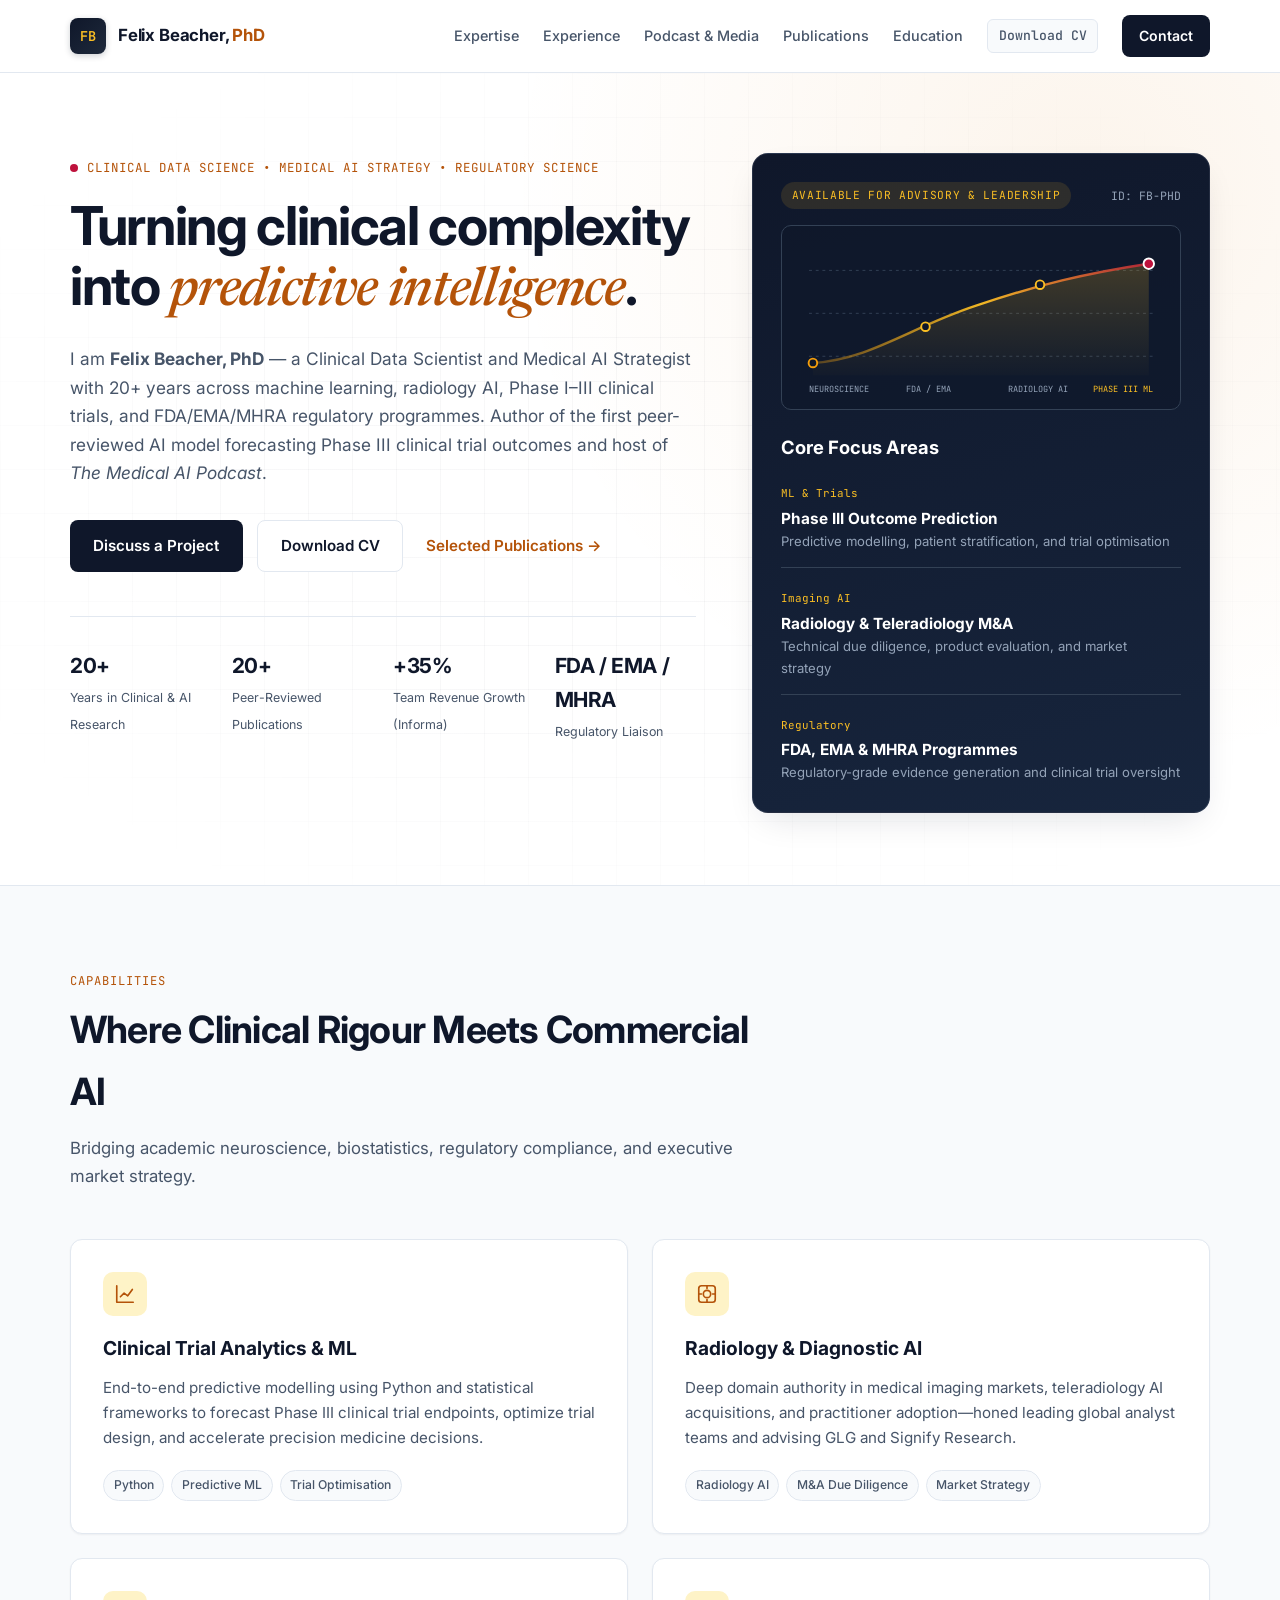
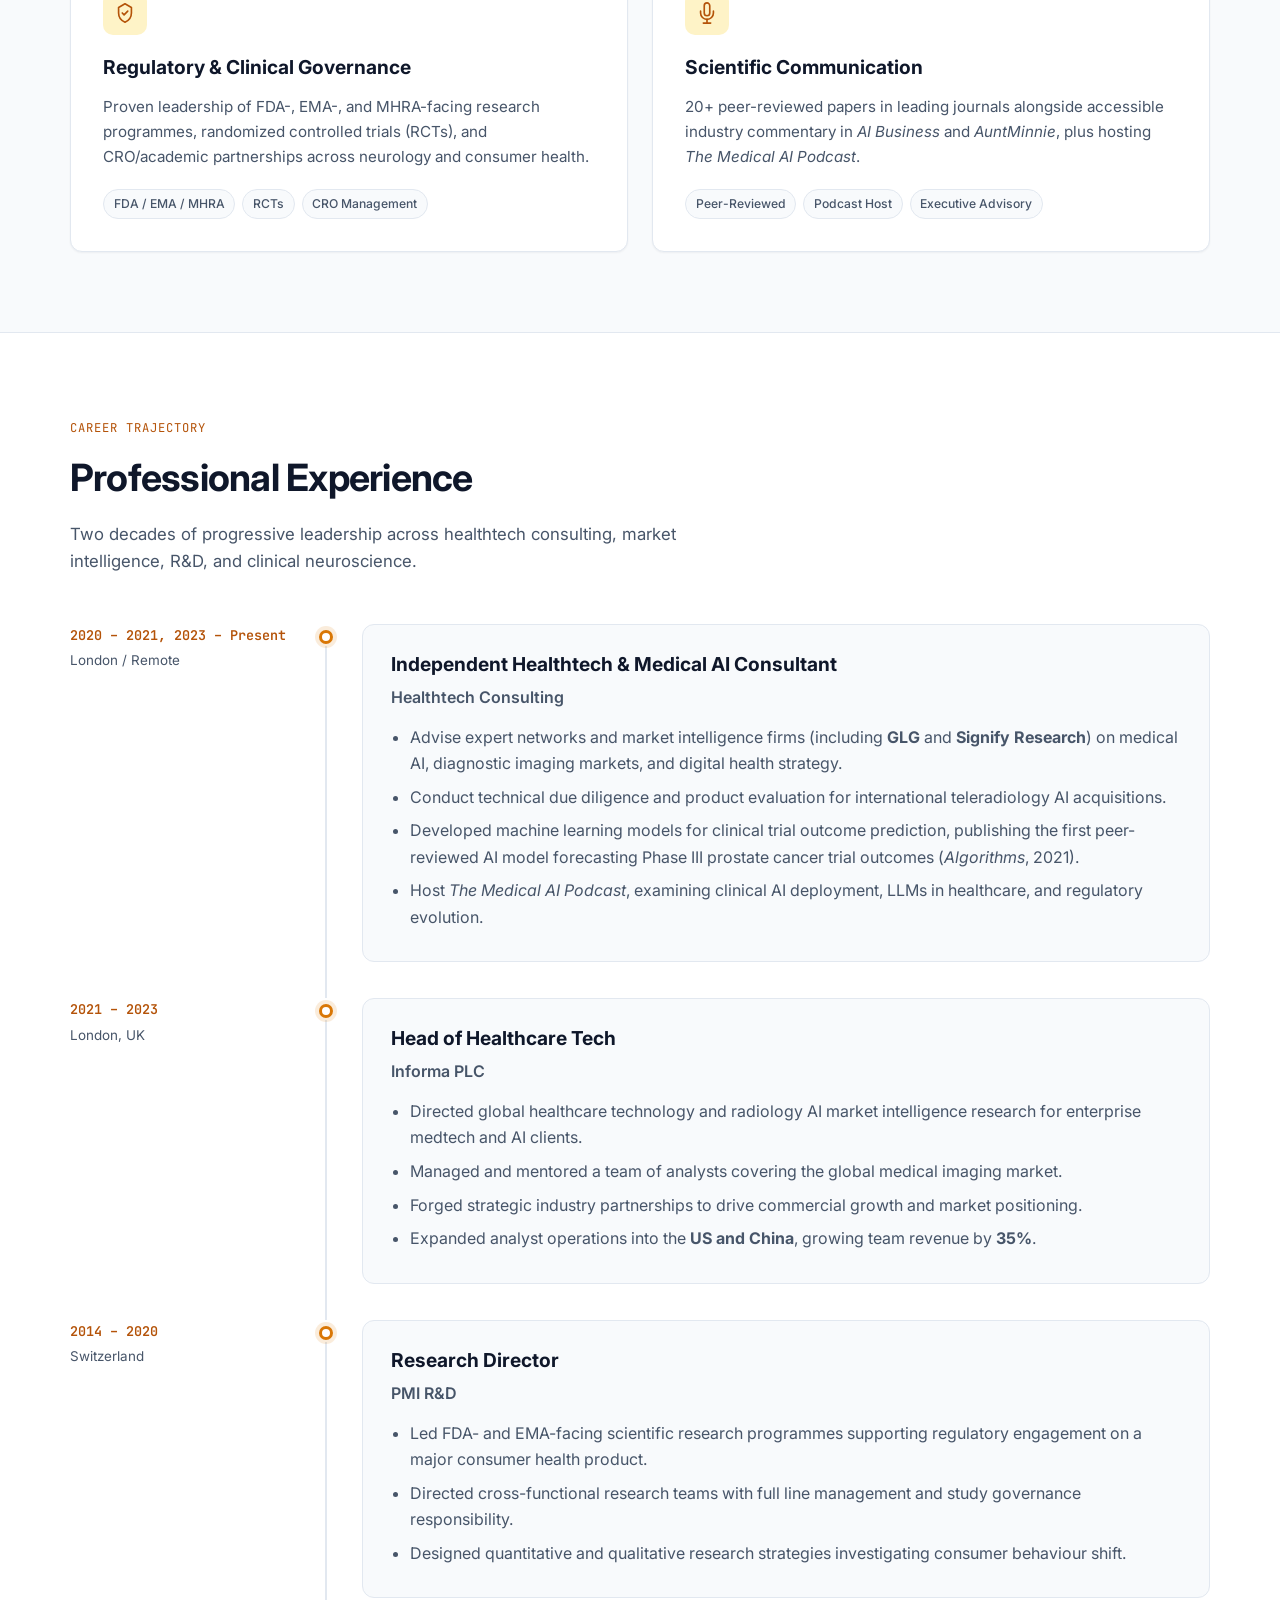
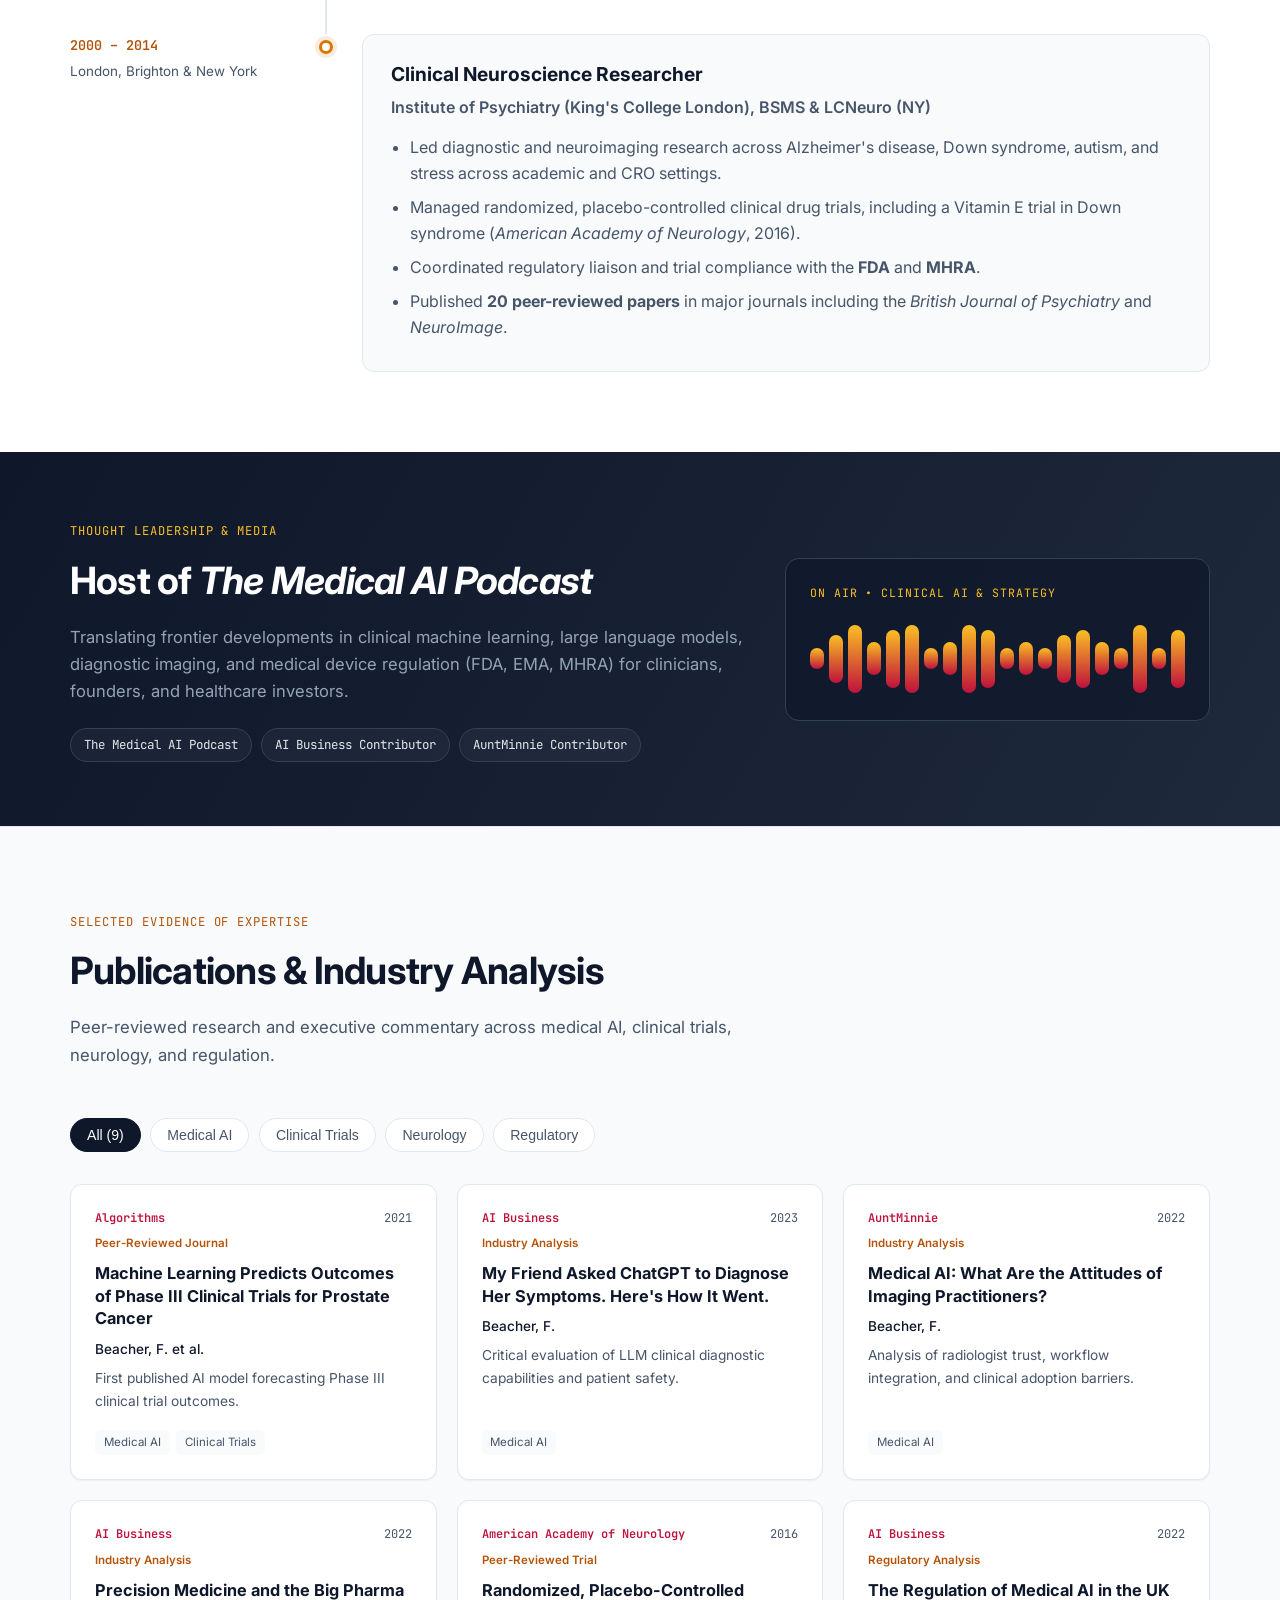
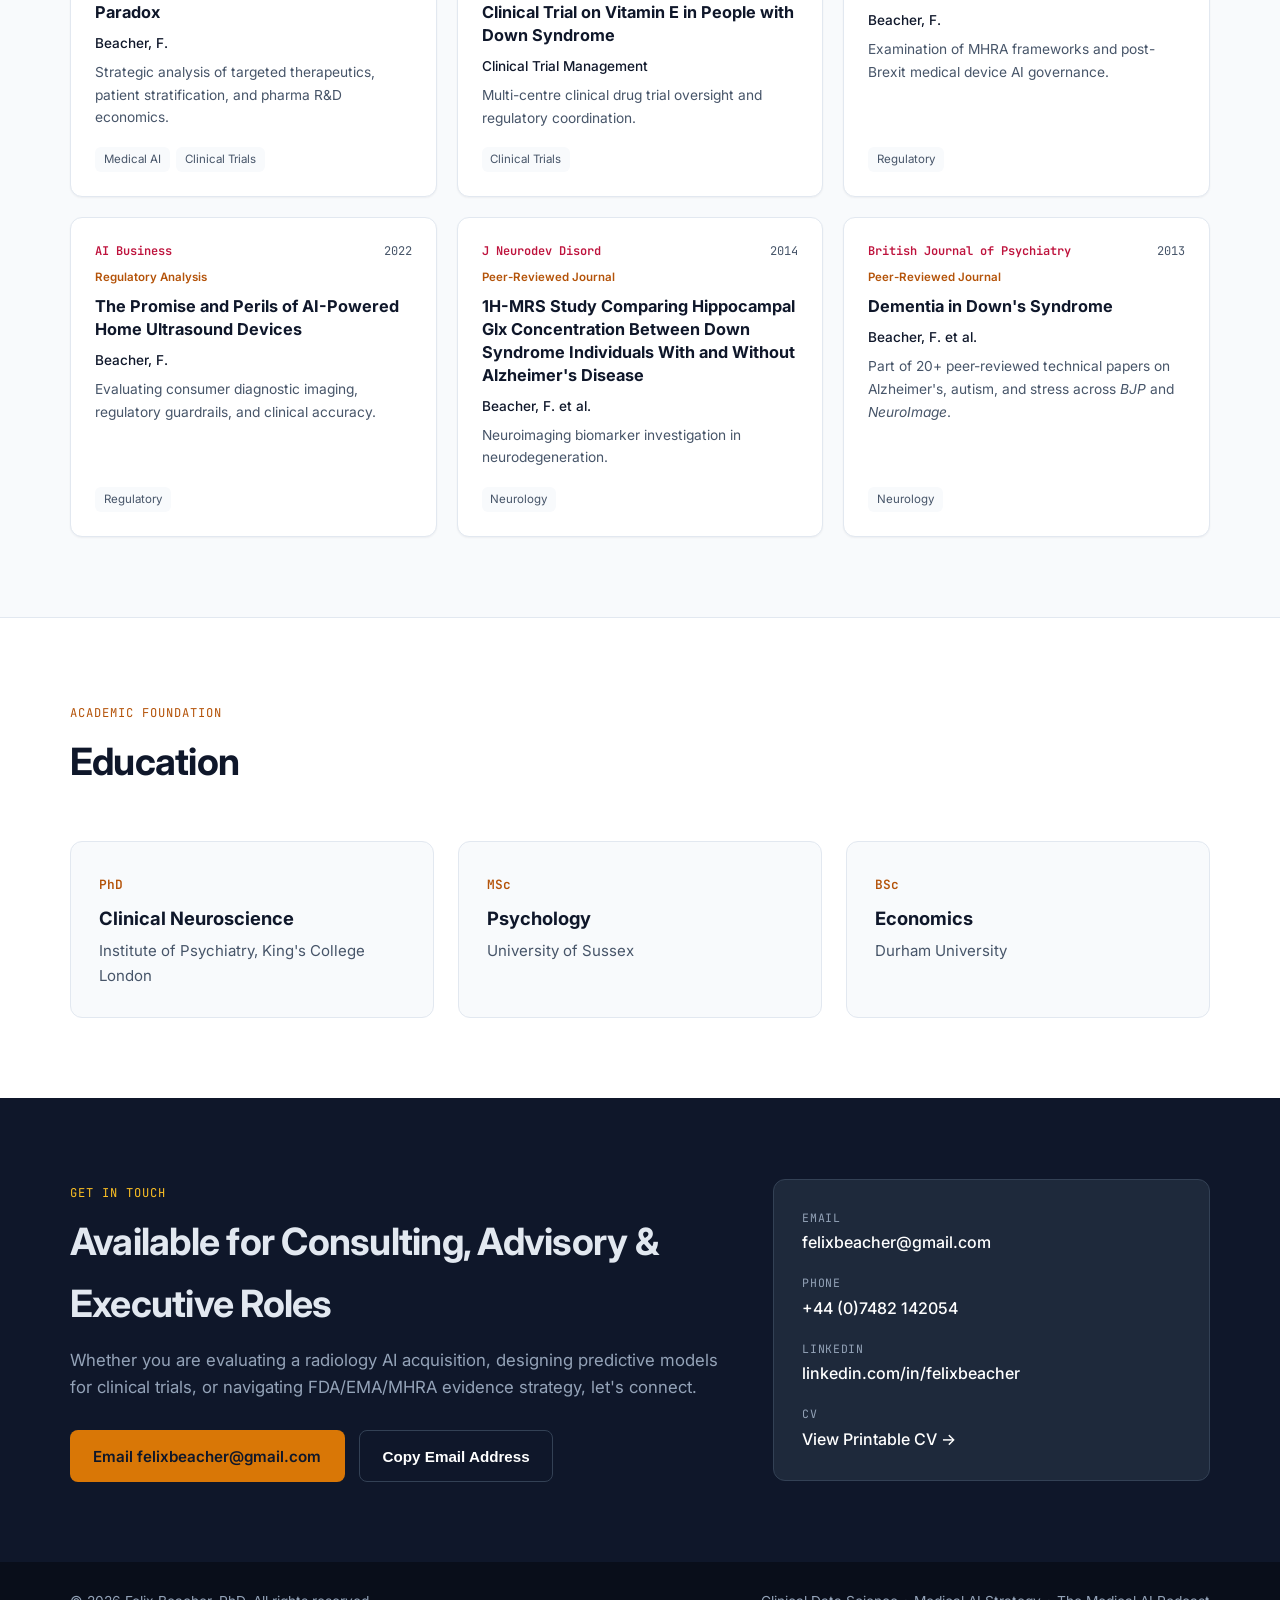
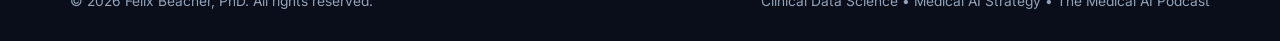
<file: index.html>
<!DOCTYPE html>
<html lang="en">
<head>
  <meta charset="UTF-8" />
  <meta name="viewport" content="width=device-width, initial-scale=1.0" />
  <title>Felix Beacher, PhD — Clinical Data Scientist &amp; Medical AI Strategist</title>
  <meta name="description" content="Felix Beacher, PhD — Clinical Data Scientist, Medical AI Strategist, and Host of The Medical AI Podcast. Expertise in Phase III trial outcome prediction, radiology AI, and FDA/EMA/MHRA regulatory strategy." />
  <meta property="og:title" content="Felix Beacher, PhD — Clinical Data Scientist &amp; Medical AI Strategist" />
  <meta property="og:description" content="Pioneering ML for clinical trial outcome prediction, radiology AI M&amp;A due diligence, and regulatory-grade healthcare research." />
  <meta property="og:type" content="website" />
  <link rel="preconnect" href="https://fonts.googleapis.com" />
  <link rel="preconnect" href="https://fonts.gstatic.com" crossorigin />
  <link href="https://fonts.googleapis.com/css2?family=Inter:wght@400;500;600;700&family=Newsreader:ital,opsz,wght@0,6..72,500;0,6..72,600;1,6..72,400&family=JetBrains+Mono:wght@400;500&display=swap" rel="stylesheet" />
  <link rel="stylesheet" href="styles.css" />
</head>
<body>
  <header class="site-header" id="top">
    <div class="container nav-container">
      <a href="#top" class="brand">
        <span class="brand-mark">FB</span>
        <span class="brand-text">Felix Beacher, <span class="brand-phd">PhD</span></span>
      </a>
      <button class="nav-toggle" aria-label="Toggle navigation" aria-expanded="false">
        <span></span>
        <span></span>
      </button>
      <nav class="nav-links" aria-label="Primary navigation">
        <a href="#expertise">Expertise</a>
        <a href="#experience">Experience</a>
        <a href="#podcast">Podcast &amp; Media</a>
        <a href="#publications">Publications</a>
        <a href="#education">Education</a>
        <a href="cv.html" class="nav-cv-link">Download CV</a>
        <a href="#contact" class="btn btn-sm btn-primary">Contact</a>
      </nav>
    </div>
  </header>

  <main>
    <!-- Hero Section -->
    <section class="hero">
      <div class="hero-bg-grid" aria-hidden="true"></div>
      <div class="container hero-grid">
        <div class="hero-content">
          <div class="eyebrow">
            <span class="pulse-dot"></span>
            Clinical Data Science &bull; Medical AI Strategy &bull; Regulatory Science
          </div>
          <h1>Turning clinical complexity into <span class="serif-accent">predictive intelligence</span>.</h1>
          <p class="hero-lead">
            I am <strong>Felix Beacher, PhD</strong> — a Clinical Data Scientist and Medical AI Strategist with 20+ years across machine learning, radiology AI, Phase I–III clinical trials, and FDA/EMA/MHRA regulatory programmes. Author of the first peer-reviewed AI model forecasting Phase III clinical trial outcomes and host of <em>The Medical AI Podcast</em>.
          </p>
          <div class="hero-actions">
            <a href="#contact" class="btn btn-primary">Discuss a Project</a>
            <a href="cv.html" class="btn btn-outline">Download CV</a>
            <a href="#publications" class="btn btn-ghost">Selected Publications &rarr;</a>
          </div>
          <div class="hero-metrics">
            <div class="metric">
              <span class="metric-value">20+</span>
              <span class="metric-label">Years in Clinical &amp; AI Research</span>
            </div>
            <div class="metric">
              <span class="metric-value">20+</span>
              <span class="metric-label">Peer-Reviewed Publications</span>
            </div>
            <div class="metric">
              <span class="metric-value">+35%</span>
              <span class="metric-label">Team Revenue Growth (Informa)</span>
            </div>
            <div class="metric">
              <span class="metric-value">FDA / EMA / MHRA</span>
              <span class="metric-label">Regulatory Liaison</span>
            </div>
          </div>
        </div>

        <aside class="hero-visual-panel" aria-label="Clinical AI Architecture & Focus">
          <div class="panel-header">
            <span class="card-badge">Available for Advisory &amp; Leadership</span>
            <span class="panel-code">ID: FB-PHD</span>
          </div>

          <!-- Custom SVG Clinical AI Convergence Diagram -->
          <div class="convergence-diagram" aria-hidden="true">
            <svg viewBox="0 0 400 175" fill="none" xmlns="http://www.w3.org/2000/svg">
              <defs>
                <linearGradient id="curveGrad" x1="0" y1="0" x2="400" y2="0" gradientUnits="userSpaceOnUse">
                  <stop offset="0%" stop-color="#f59e0b" stop-opacity="0.2" />
                  <stop offset="50%" stop-color="#fbbf24" stop-opacity="0.95" />
                  <stop offset="100%" stop-color="#be123c" stop-opacity="0.85" />
                </linearGradient>
                <linearGradient id="areaGrad" x1="0" y1="20" x2="0" y2="155" gradientUnits="userSpaceOnUse">
                  <stop offset="0%" stop-color="#fbbf24" stop-opacity="0.22" />
                  <stop offset="100%" stop-color="#fbbf24" stop-opacity="0" />
                </linearGradient>
              </defs>
              <!-- Subtle grid lines -->
              <line x1="20" y1="35" x2="380" y2="35" stroke="#334155" stroke-dasharray="3 4" />
              <line x1="20" y1="80" x2="380" y2="80" stroke="#334155" stroke-dasharray="3 4" />
              <line x1="20" y1="125" x2="380" y2="125" stroke="#334155" stroke-dasharray="3 4" />
              <!-- Prediction curve area -->
              <path d="M 24 132 C 85 128, 125 95, 195 72 C 260 50, 310 38, 376 28 L 376 145 L 24 145 Z" fill="url(#areaGrad)" />
              <path d="M 24 132 C 85 128, 125 95, 195 72 C 260 50, 310 38, 376 28" stroke="url(#curveGrad)" stroke-width="2.5" stroke-linecap="round" />
              <!-- Nodes -->
              <circle cx="24" cy="132" r="4.5" fill="#0f172a" stroke="#f59e0b" stroke-width="2" />
              <circle cx="142" cy="94" r="4.5" fill="#0f172a" stroke="#fbbf24" stroke-width="2" />
              <circle cx="262" cy="50" r="4.5" fill="#0f172a" stroke="#fbbf24" stroke-width="2" />
              <circle cx="376" cy="28" r="5.5" fill="#be123c" stroke="#fff" stroke-width="2" />
              <!-- Labels -->
              <text x="20" y="162" fill="#94a3b8" font-family="JetBrains Mono, monospace" font-size="9">NEUROSCIENCE</text>
              <text x="122" y="162" fill="#94a3b8" font-family="JetBrains Mono, monospace" font-size="9">FDA / EMA</text>
              <text x="228" y="162" fill="#94a3b8" font-family="JetBrains Mono, monospace" font-size="9">RADIOLOGY AI</text>
              <text x="318" y="162" fill="#fbbf24" font-family="JetBrains Mono, monospace" font-size="9">PHASE III ML</text>
            </svg>
          </div>

          <h2>Core Focus Areas</h2>
          <ul class="focus-list">
            <li>
              <span class="focus-tag">ML &amp; Trials</span>
              <strong>Phase III Outcome Prediction</strong>
              <span>Predictive modelling, patient stratification, and trial optimisation</span>
            </li>
            <li>
              <span class="focus-tag">Imaging AI</span>
              <strong>Radiology &amp; Teleradiology M&amp;A</strong>
              <span>Technical due diligence, product evaluation, and market strategy</span>
            </li>
            <li>
              <span class="focus-tag">Regulatory</span>
              <strong>FDA, EMA &amp; MHRA Programmes</strong>
              <span>Regulatory-grade evidence generation and clinical trial oversight</span>
            </li>
          </ul>
        </aside>
      </div>
    </section>

    <!-- Expertise Section -->
    <section id="expertise" class="section section-alt">
      <div class="container">
        <div class="section-header reveal">
          <span class="section-kicker">Capabilities</span>
          <h2>Where Clinical Rigour Meets Commercial AI</h2>
          <p>Bridging academic neuroscience, biostatistics, regulatory compliance, and executive market strategy.</p>
        </div>
        <div class="cards-grid">
          <article class="feature-card reveal">
            <div class="feature-icon-wrap">
              <svg viewBox="0 0 24 24" fill="none" stroke="currentColor" stroke-width="1.8" stroke-linecap="round" stroke-linejoin="round" aria-hidden="true">
                <path d="M3 3v18h18" />
                <path d="M7 15l4-4 4 3 5-7" />
              </svg>
            </div>
            <h3>Clinical Trial Analytics &amp; ML</h3>
            <p>End-to-end predictive modelling using Python and statistical frameworks to forecast Phase III clinical trial endpoints, optimize trial design, and accelerate precision medicine decisions.</p>
            <div class="pill-row">
              <span>Python</span><span>Predictive ML</span><span>Trial Optimisation</span>
            </div>
          </article>

          <article class="feature-card reveal">
            <div class="feature-icon-wrap">
              <svg viewBox="0 0 24 24" fill="none" stroke="currentColor" stroke-width="1.8" stroke-linecap="round" stroke-linejoin="round" aria-hidden="true">
                <rect x="3" y="3" width="18" height="18" rx="3" />
                <circle cx="12" cy="12" r="4" />
                <path d="M12 3v3M12 18v3M3 12h3M18 12h3" />
              </svg>
            </div>
            <h3>Radiology &amp; Diagnostic AI</h3>
            <p>Deep domain authority in medical imaging markets, teleradiology AI acquisitions, and practitioner adoption—honed leading global analyst teams and advising GLG and Signify Research.</p>
            <div class="pill-row">
              <span>Radiology AI</span><span>M&amp;A Due Diligence</span><span>Market Strategy</span>
            </div>
          </article>

          <article class="feature-card reveal">
            <div class="feature-icon-wrap">
              <svg viewBox="0 0 24 24" fill="none" stroke="currentColor" stroke-width="1.8" stroke-linecap="round" stroke-linejoin="round" aria-hidden="true">
                <path d="M12 2l7 4v6c0 5-3.5 8.5-7 10-3.5-1.5-7-5-7-10V6l7-4z" />
                <path d="M9 12l2 2 4-4" />
              </svg>
            </div>
            <h3>Regulatory &amp; Clinical Governance</h3>
            <p>Proven leadership of FDA-, EMA-, and MHRA-facing research programmes, randomized controlled trials (RCTs), and CRO/academic partnerships across neurology and consumer health.</p>
            <div class="pill-row">
              <span>FDA / EMA / MHRA</span><span>RCTs</span><span>CRO Management</span>
            </div>
          </article>

          <article class="feature-card reveal">
            <div class="feature-icon-wrap">
              <svg viewBox="0 0 24 24" fill="none" stroke="currentColor" stroke-width="1.8" stroke-linecap="round" stroke-linejoin="round" aria-hidden="true">
                <path d="M12 1a3 3 0 0 0-3 3v8a3 3 0 0 0 6 0V4a3 3 0 0 0-3-3z" />
                <path d="M19 10v2a7 7 0 0 1-14 0v-2" />
                <line x1="12" y1="19" x2="12" y2="23" />
                <line x1="8" y1="23" x2="16" y2="23" />
              </svg>
            </div>
            <h3>Scientific Communication</h3>
            <p>20+ peer-reviewed papers in leading journals alongside accessible industry commentary in <em>AI Business</em> and <em>AuntMinnie</em>, plus hosting <em>The Medical AI Podcast</em>.</p>
            <div class="pill-row">
              <span>Peer-Reviewed</span><span>Podcast Host</span><span>Executive Advisory</span>
            </div>
          </article>
        </div>
      </div>
    </section>

    <!-- Experience Section -->
    <section id="experience" class="section">
      <div class="container">
        <div class="section-header reveal">
          <span class="section-kicker">Career Trajectory</span>
          <h2>Professional Experience</h2>
          <p>Two decades of progressive leadership across healthtech consulting, market intelligence, R&amp;D, and clinical neuroscience.</p>
        </div>
        <div class="timeline">
          <article class="timeline-item reveal">
            <div class="timeline-meta">
              <span class="timeline-date">2020 – 2021, 2023 – Present</span>
              <span class="timeline-location">London / Remote</span>
            </div>
            <div class="timeline-node" aria-hidden="true"></div>
            <div class="timeline-content">
              <h3>Independent Healthtech &amp; Medical AI Consultant</h3>
              <p class="timeline-org">Healthtech Consulting</p>
              <ul>
                <li>Advise expert networks and market intelligence firms (including <strong>GLG</strong> and <strong>Signify Research</strong>) on medical AI, diagnostic imaging markets, and digital health strategy.</li>
                <li>Conduct technical due diligence and product evaluation for international teleradiology AI acquisitions.</li>
                <li>Developed machine learning models for clinical trial outcome prediction, publishing the first peer-reviewed AI model forecasting Phase III prostate cancer trial outcomes (<em>Algorithms</em>, 2021).</li>
                <li>Host <em>The Medical AI Podcast</em>, examining clinical AI deployment, LLMs in healthcare, and regulatory evolution.</li>
              </ul>
            </div>
          </article>

          <article class="timeline-item reveal">
            <div class="timeline-meta">
              <span class="timeline-date">2021 – 2023</span>
              <span class="timeline-location">London, UK</span>
            </div>
            <div class="timeline-node" aria-hidden="true"></div>
            <div class="timeline-content">
              <h3>Head of Healthcare Tech</h3>
              <p class="timeline-org">Informa PLC</p>
              <ul>
                <li>Directed global healthcare technology and radiology AI market intelligence research for enterprise medtech and AI clients.</li>
                <li>Managed and mentored a team of analysts covering the global medical imaging market.</li>
                <li>Forged strategic industry partnerships to drive commercial growth and market positioning.</li>
                <li>Expanded analyst operations into the <strong>US and China</strong>, growing team revenue by <strong>35%</strong>.</li>
              </ul>
            </div>
          </article>

          <article class="timeline-item reveal">
            <div class="timeline-meta">
              <span class="timeline-date">2014 – 2020</span>
              <span class="timeline-location">Switzerland</span>
            </div>
            <div class="timeline-node" aria-hidden="true"></div>
            <div class="timeline-content">
              <h3>Research Director</h3>
              <p class="timeline-org">PMI R&amp;D</p>
              <ul>
                <li>Led FDA- and EMA-facing scientific research programmes supporting regulatory engagement on a major consumer health product.</li>
                <li>Directed cross-functional research teams with full line management and study governance responsibility.</li>
                <li>Designed quantitative and qualitative research strategies investigating consumer behaviour shift.</li>
              </ul>
            </div>
          </article>

          <article class="timeline-item reveal">
            <div class="timeline-meta">
              <span class="timeline-date">2000 – 2014</span>
              <span class="timeline-location">London, Brighton &amp; New York</span>
            </div>
            <div class="timeline-node" aria-hidden="true"></div>
            <div class="timeline-content">
              <h3>Clinical Neuroscience Researcher</h3>
              <p class="timeline-org">Institute of Psychiatry (King's College London), BSMS &amp; LCNeuro (NY)</p>
              <ul>
                <li>Led diagnostic and neuroimaging research across Alzheimer's disease, Down syndrome, autism, and stress across academic and CRO settings.</li>
                <li>Managed randomized, placebo-controlled clinical drug trials, including a Vitamin E trial in Down syndrome (<em>American Academy of Neurology</em>, 2016).</li>
                <li>Coordinated regulatory liaison and trial compliance with the <strong>FDA</strong> and <strong>MHRA</strong>.</li>
                <li>Published <strong>20 peer-reviewed papers</strong> in major journals including the <em>British Journal of Psychiatry</em> and <em>NeuroImage</em>.</li>
              </ul>
            </div>
          </article>
        </div>
      </div>
    </section>

    <!-- Podcast & Media Spotlight -->
    <section id="podcast" class="section section-spotlight">
      <div class="container spotlight-grid reveal">
        <div class="spotlight-content">
          <span class="section-kicker section-kicker-light">Thought Leadership &amp; Media</span>
          <h2>Host of <em>The Medical AI Podcast</em></h2>
          <p>
            Translating frontier developments in clinical machine learning, large language models, diagnostic imaging, and medical device regulation (FDA, EMA, MHRA) for clinicians, founders, and healthcare investors.
          </p>
          <div class="media-badges">
            <span>The Medical AI Podcast</span>
            <span>AI Business Contributor</span>
            <span>AuntMinnie Contributor</span>
          </div>
        </div>
        <div class="waveform-panel" aria-hidden="true">
          <div class="waveform-label">ON AIR &bull; CLINICAL AI &amp; STRATEGY</div>
          <div class="waveform-bars">
            <span></span><span></span><span></span><span></span><span></span>
            <span></span><span></span><span></span><span></span><span></span>
            <span></span><span></span><span></span><span></span><span></span>
            <span></span><span></span><span></span><span></span><span></span>
          </div>
        </div>
      </div>
    </section>

    <!-- Publications Section -->
    <section id="publications" class="section section-alt">
      <div class="container">
        <div class="section-header reveal">
          <span class="section-kicker">Selected Evidence of Expertise</span>
          <h2>Publications &amp; Industry Analysis</h2>
          <p>Peer-reviewed research and executive commentary across medical AI, clinical trials, neurology, and regulation.</p>
        </div>

        <div class="filter-bar" role="tablist" aria-label="Filter publications by category">
          <button class="filter-btn active" data-filter="all" role="tab" aria-selected="true">All (9)</button>
          <button class="filter-btn" data-filter="medical-ai" role="tab" aria-selected="false">Medical AI</button>
          <button class="filter-btn" data-filter="clinical-trials" role="tab" aria-selected="false">Clinical Trials</button>
          <button class="filter-btn" data-filter="neurology" role="tab" aria-selected="false">Neurology</button>
          <button class="filter-btn" data-filter="regulatory" role="tab" aria-selected="false">Regulatory</button>
        </div>

        <div class="pub-grid" id="pub-grid">
          <article class="pub-card reveal" data-categories="medical-ai clinical-trials">
            <div class="pub-top">
              <span class="pub-venue">Algorithms</span>
              <span class="pub-year">2021</span>
            </div>
            <span class="pub-type">Peer-Reviewed Journal</span>
            <h3>Machine Learning Predicts Outcomes of Phase III Clinical Trials for Prostate Cancer</h3>
            <p class="pub-authors">Beacher, F. et al.</p>
            <p class="pub-note">First published AI model forecasting Phase III clinical trial outcomes.</p>
            <div class="pub-tags"><span>Medical AI</span><span>Clinical Trials</span></div>
          </article>

          <article class="pub-card reveal" data-categories="medical-ai">
            <div class="pub-top">
              <span class="pub-venue">AI Business</span>
              <span class="pub-year">2023</span>
            </div>
            <span class="pub-type">Industry Analysis</span>
            <h3>My Friend Asked ChatGPT to Diagnose Her Symptoms. Here's How It Went.</h3>
            <p class="pub-authors">Beacher, F.</p>
            <p class="pub-note">Critical evaluation of LLM clinical diagnostic capabilities and patient safety.</p>
            <div class="pub-tags"><span>Medical AI</span></div>
          </article>

          <article class="pub-card reveal" data-categories="medical-ai">
            <div class="pub-top">
              <span class="pub-venue">AuntMinnie</span>
              <span class="pub-year">2022</span>
            </div>
            <span class="pub-type">Industry Analysis</span>
            <h3>Medical AI: What Are the Attitudes of Imaging Practitioners?</h3>
            <p class="pub-authors">Beacher, F.</p>
            <p class="pub-note">Analysis of radiologist trust, workflow integration, and clinical adoption barriers.</p>
            <div class="pub-tags"><span>Medical AI</span></div>
          </article>

          <article class="pub-card reveal" data-categories="medical-ai clinical-trials">
            <div class="pub-top">
              <span class="pub-venue">AI Business</span>
              <span class="pub-year">2022</span>
            </div>
            <span class="pub-type">Industry Analysis</span>
            <h3>Precision Medicine and the Big Pharma Paradox</h3>
            <p class="pub-authors">Beacher, F.</p>
            <p class="pub-note">Strategic analysis of targeted therapeutics, patient stratification, and pharma R&amp;D economics.</p>
            <div class="pub-tags"><span>Medical AI</span><span>Clinical Trials</span></div>
          </article>

          <article class="pub-card reveal" data-categories="clinical-trials">
            <div class="pub-top">
              <span class="pub-venue">American Academy of Neurology</span>
              <span class="pub-year">2016</span>
            </div>
            <span class="pub-type">Peer-Reviewed Trial</span>
            <h3>Randomized, Placebo-Controlled Clinical Trial on Vitamin E in People with Down Syndrome</h3>
            <p class="pub-authors">Clinical Trial Management</p>
            <p class="pub-note">Multi-centre clinical drug trial oversight and regulatory coordination.</p>
            <div class="pub-tags"><span>Clinical Trials</span></div>
          </article>

          <article class="pub-card reveal" data-categories="regulatory">
            <div class="pub-top">
              <span class="pub-venue">AI Business</span>
              <span class="pub-year">2022</span>
            </div>
            <span class="pub-type">Regulatory Analysis</span>
            <h3>The Regulation of Medical AI in the UK</h3>
            <p class="pub-authors">Beacher, F.</p>
            <p class="pub-note">Examination of MHRA frameworks and post-Brexit medical device AI governance.</p>
            <div class="pub-tags"><span>Regulatory</span></div>
          </article>

          <article class="pub-card reveal" data-categories="regulatory">
            <div class="pub-top">
              <span class="pub-venue">AI Business</span>
              <span class="pub-year">2022</span>
            </div>
            <span class="pub-type">Regulatory Analysis</span>
            <h3>The Promise and Perils of AI-Powered Home Ultrasound Devices</h3>
            <p class="pub-authors">Beacher, F.</p>
            <p class="pub-note">Evaluating consumer diagnostic imaging, regulatory guardrails, and clinical accuracy.</p>
            <div class="pub-tags"><span>Regulatory</span></div>
          </article>

          <article class="pub-card reveal" data-categories="neurology">
            <div class="pub-top">
              <span class="pub-venue">J Neurodev Disord</span>
              <span class="pub-year">2014</span>
            </div>
            <span class="pub-type">Peer-Reviewed Journal</span>
            <h3>1H-MRS Study Comparing Hippocampal Glx Concentration Between Down Syndrome Individuals With and Without Alzheimer's Disease</h3>
            <p class="pub-authors">Beacher, F. et al.</p>
            <p class="pub-note">Neuroimaging biomarker investigation in neurodegeneration.</p>
            <div class="pub-tags"><span>Neurology</span></div>
          </article>

          <article class="pub-card reveal" data-categories="neurology">
            <div class="pub-top">
              <span class="pub-venue">British Journal of Psychiatry</span>
              <span class="pub-year">2013</span>
            </div>
            <span class="pub-type">Peer-Reviewed Journal</span>
            <h3>Dementia in Down's Syndrome</h3>
            <p class="pub-authors">Beacher, F. et al.</p>
            <p class="pub-note">Part of 20+ peer-reviewed technical papers on Alzheimer's, autism, and stress across <em>BJP</em> and <em>NeuroImage</em>.</p>
            <div class="pub-tags"><span>Neurology</span></div>
          </article>
        </div>
      </div>
    </section>

    <!-- Education Section -->
    <section id="education" class="section">
      <div class="container">
        <div class="section-header reveal">
          <span class="section-kicker">Academic Foundation</span>
          <h2>Education</h2>
        </div>
        <div class="edu-grid">
          <div class="edu-card reveal">
            <span class="edu-degree">PhD</span>
            <h3>Clinical Neuroscience</h3>
            <p>Institute of Psychiatry, King's College London</p>
          </div>
          <div class="edu-card reveal">
            <span class="edu-degree">MSc</span>
            <h3>Psychology</h3>
            <p>University of Sussex</p>
          </div>
          <div class="edu-card reveal">
            <span class="edu-degree">BSc</span>
            <h3>Economics</h3>
            <p>Durham University</p>
          </div>
        </div>
      </div>
    </section>

    <!-- Contact Section -->
    <section id="contact" class="section section-dark">
      <div class="container contact-grid">
        <div>
          <span class="section-kicker section-kicker-light">Get in Touch</span>
          <h2>Available for Consulting, Advisory &amp; Executive Roles</h2>
          <p class="contact-lead">
            Whether you are evaluating a radiology AI acquisition, designing predictive models for clinical trials, or navigating FDA/EMA/MHRA evidence strategy, let's connect.
          </p>
          <div class="contact-actions">
            <a href="mailto:felixbeacher@gmail.com" class="btn btn-primary">Email felixbeacher@gmail.com</a>
            <button type="button" class="btn btn-outline-light" id="copy-email-btn" data-email="felixbeacher@gmail.com">Copy Email Address</button>
          </div>
        </div>
        <div class="contact-details">
          <div class="contact-row">
            <span class="contact-label">Email</span>
            <a href="mailto:felixbeacher@gmail.com">felixbeacher@gmail.com</a>
          </div>
          <div class="contact-row">
            <span class="contact-label">Phone</span>
            <a href="tel:+447482142054">+44 (0)7482 142054</a>
          </div>
          <div class="contact-row">
            <span class="contact-label">LinkedIn</span>
            <a href="https://www.linkedin.com/in/felixbeacher" target="_blank" rel="noopener noreferrer">linkedin.com/in/felixbeacher</a>
          </div>
          <div class="contact-row">
            <span class="contact-label">CV</span>
            <a href="cv.html">View Printable CV &rarr;</a>
          </div>
        </div>
      </div>
    </section>
  </main>

  <footer class="site-footer">
    <div class="container footer-inner">
      <p>&copy; <span id="year"></span> Felix Beacher, PhD. All rights reserved.</p>
      <p class="footer-sub">Clinical Data Science &bull; Medical AI Strategy &bull; The Medical AI Podcast</p>
    </div>
  </footer>

  <div class="toast" id="toast" role="status" aria-live="polite">Email copied to clipboard</div>

  <script src="script.js"></script>
</body>
</html>
</file>
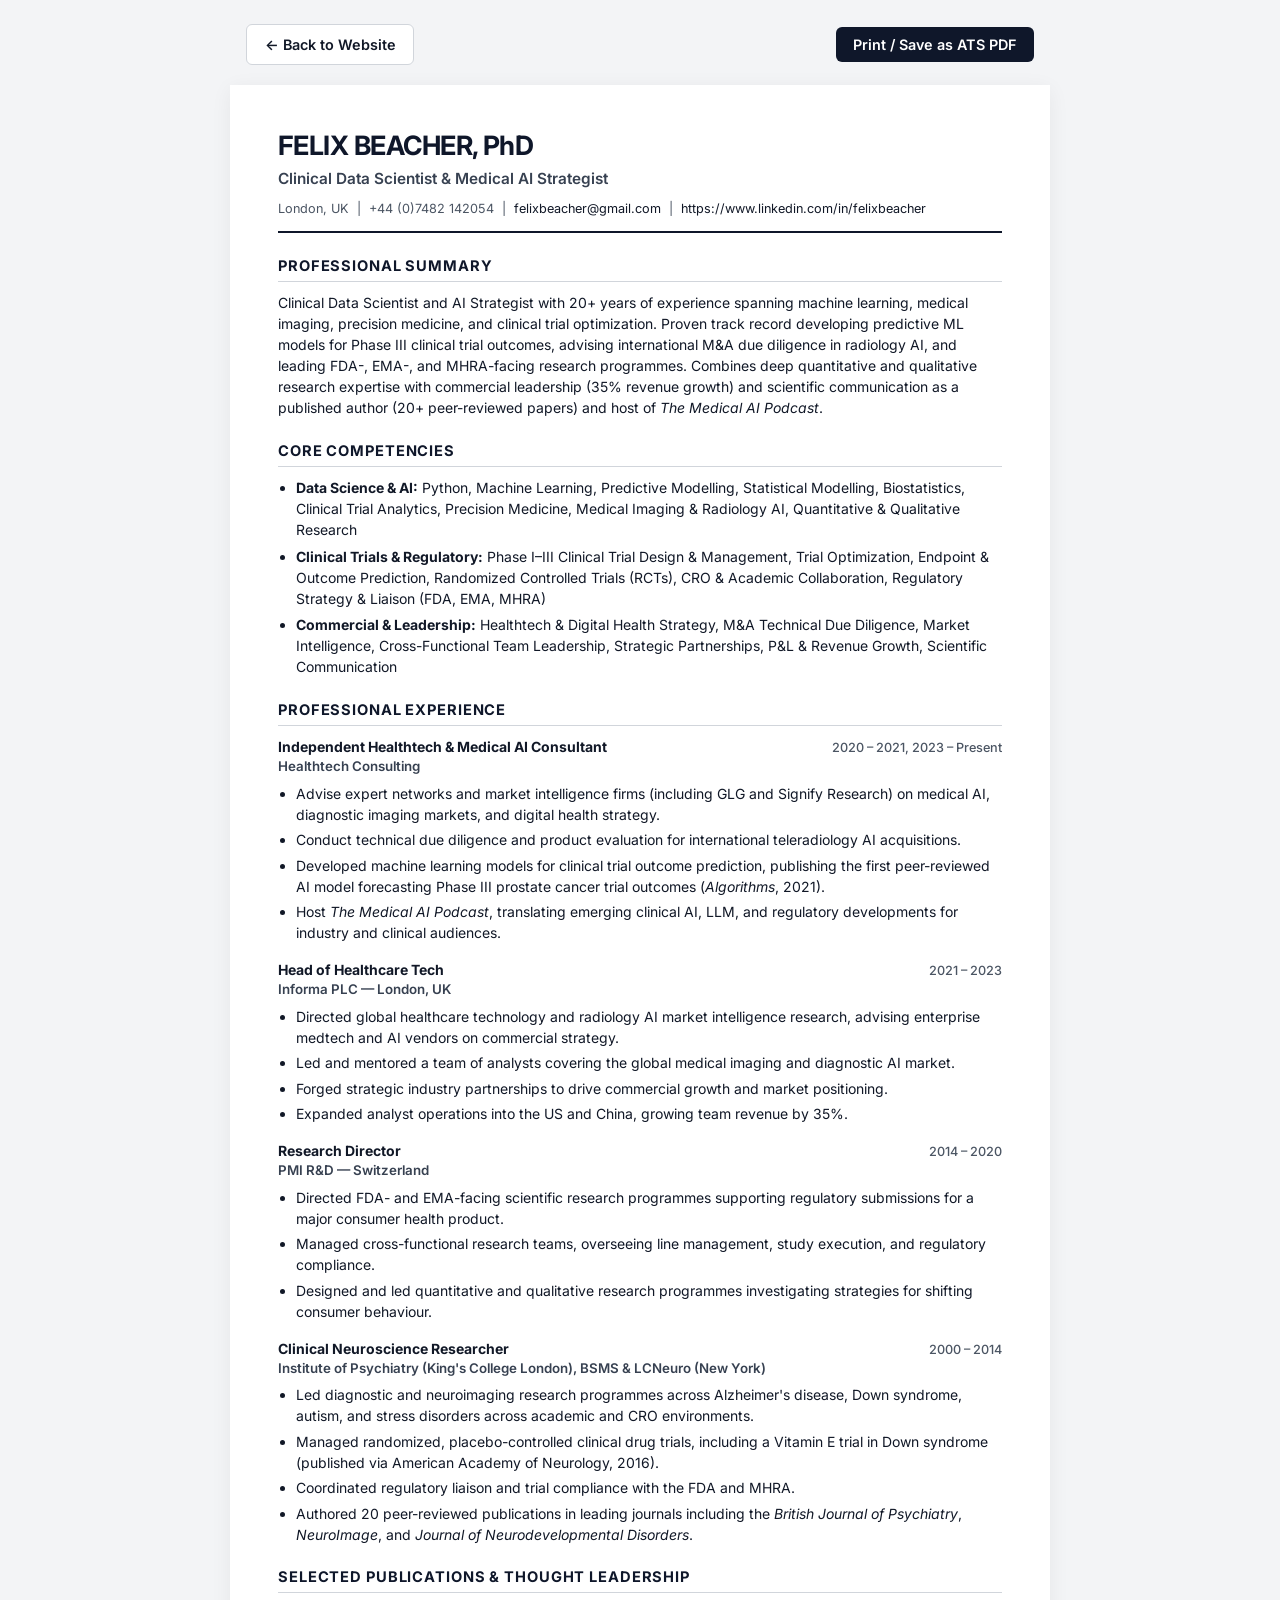
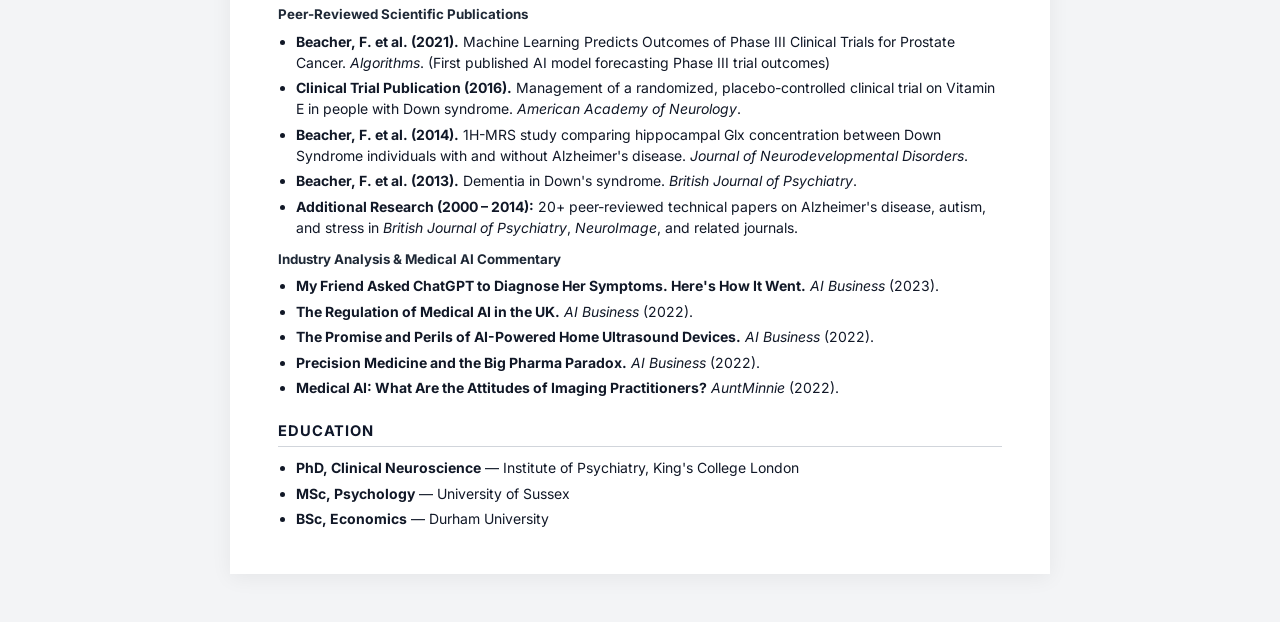
<file: cv.html>
<!DOCTYPE html>
<html lang="en">
<head>
  <meta charset="UTF-8" />
  <meta name="viewport" content="width=device-width, initial-scale=1.0" />
  <title>Felix Beacher, PhD — ATS-Optimized CV</title>
  <link rel="preconnect" href="https://fonts.googleapis.com" />
  <link rel="preconnect" href="https://fonts.gstatic.com" crossorigin />
  <link href="https://fonts.googleapis.com/css2?family=Inter:wght@400;500;600;700&display=swap" rel="stylesheet" />
  <style>
    :root {
      --text: #111827;
      --muted: #4b5563;
      --accent: #0f172a;
      --border: #d1d5db;
    }

    * {
      box-sizing: border-box;
    }

    body {
      margin: 0;
      font-family: 'Inter', -apple-system, BlinkMacSystemFont, 'Segoe UI', sans-serif;
      color: var(--text);
      background: #f3f4f6;
      line-height: 1.5;
      font-size: 10.5pt;
    }

    .toolbar {
      max-width: 820px;
      margin: 1.5rem auto 0;
      padding: 0 1rem;
      display: flex;
      justify-content: space-between;
      align-items: center;
      gap: 1rem;
    }

    .toolbar a,
    .toolbar button {
      font-family: inherit;
      font-size: 0.9rem;
      font-weight: 600;
      padding: 0.55rem 1.1rem;
      border-radius: 6px;
      cursor: pointer;
      text-decoration: none;
    }

    .toolbar a {
      color: var(--text);
      background: #fff;
      border: 1px solid var(--border);
    }

    .toolbar button {
      background: var(--accent);
      color: #fff;
      border: none;
    }

    .page {
      max-width: 820px;
      margin: 1.25rem auto 3rem;
      background: #fff;
      padding: 2.5rem 3rem;
      box-shadow: 0 4px 20px rgba(0, 0, 0, 0.06);
    }

    header {
      border-bottom: 2px solid var(--accent);
      padding-bottom: 0.85rem;
      margin-bottom: 1.25rem;
    }

    h1 {
      margin: 0 0 0.2rem;
      font-size: 20pt;
      letter-spacing: -0.02em;
      color: var(--accent);
    }

    .subtitle {
      font-size: 11.5pt;
      font-weight: 600;
      color: #374151;
      margin: 0 0 0.45rem;
    }

    .contact-line {
      margin: 0;
      font-size: 9.5pt;
      color: var(--muted);
    }

    .contact-line a {
      color: var(--text);
      text-decoration: none;
    }

    h2 {
      font-size: 11pt;
      text-transform: uppercase;
      letter-spacing: 0.06em;
      color: var(--accent);
      border-bottom: 1px solid var(--border);
      padding-bottom: 0.25rem;
      margin: 1.35rem 0 0.65rem;
    }

    p {
      margin: 0 0 0.6rem;
    }

    .skills-list {
      margin: 0;
      padding-left: 1.15rem;
    }

    .skills-list li {
      margin-bottom: 0.35rem;
    }

    .role {
      margin-bottom: 1rem;
    }

    .role-header {
      display: flex;
      justify-content: space-between;
      align-items: baseline;
      flex-wrap: wrap;
      gap: 0.5rem;
    }

    .role-title {
      font-weight: 700;
      font-size: 10.5pt;
    }

    .role-dates {
      font-size: 9.5pt;
      color: var(--muted);
      font-weight: 500;
    }

    .role-org {
      font-weight: 600;
      color: #374151;
      font-size: 10pt;
      margin-bottom: 0.35rem;
    }

    ul.bullets {
      margin: 0;
      padding-left: 1.15rem;
    }

    ul.bullets li {
      margin-bottom: 0.28rem;
    }

    .pub-subhead {
      font-weight: 700;
      font-size: 10pt;
      margin: 0.75rem 0 0.35rem;
      color: #1f2937;
    }

    @media print {
      body {
        background: #fff;
        font-size: 10pt;
      }

      .toolbar {
        display: none;
      }

      .page {
        max-width: 100%;
        margin: 0;
        padding: 0;
        box-shadow: none;
      }

      @page {
        margin: 1.4cm 1.6cm;
      }
    }
  </style>
</head>
<body>
  <div class="toolbar">
    <a href="index.html">&larr; Back to Website</a>
    <button type="button" onclick="window.print()">Print / Save as ATS PDF</button>
  </div>

  <main class="page">
    <header>
      <h1>FELIX BEACHER, PhD</h1>
      <p class="subtitle">Clinical Data Scientist &amp; Medical AI Strategist</p>
      <p class="contact-line">
        London, UK &nbsp;|&nbsp; +44 (0)7482 142054 &nbsp;|&nbsp;
        <a href="mailto:felixbeacher@gmail.com">felixbeacher@gmail.com</a> &nbsp;|&nbsp;
        <a href="https://www.linkedin.com/in/felixbeacher">https://www.linkedin.com/in/felixbeacher</a>
      </p>
    </header>

    <section>
      <h2>Professional Summary</h2>
      <p>
        Clinical Data Scientist and AI Strategist with 20+ years of experience spanning machine learning, medical imaging, precision medicine, and clinical trial optimization. Proven track record developing predictive ML models for Phase III clinical trial outcomes, advising international M&amp;A due diligence in radiology AI, and leading FDA-, EMA-, and MHRA-facing research programmes. Combines deep quantitative and qualitative research expertise with commercial leadership (35% revenue growth) and scientific communication as a published author (20+ peer-reviewed papers) and host of <em>The Medical AI Podcast</em>.
      </p>
    </section>

    <section>
      <h2>Core Competencies</h2>
      <ul class="skills-list">
        <li><strong>Data Science &amp; AI:</strong> Python, Machine Learning, Predictive Modelling, Statistical Modelling, Biostatistics, Clinical Trial Analytics, Precision Medicine, Medical Imaging &amp; Radiology AI, Quantitative &amp; Qualitative Research</li>
        <li><strong>Clinical Trials &amp; Regulatory:</strong> Phase I–III Clinical Trial Design &amp; Management, Trial Optimization, Endpoint &amp; Outcome Prediction, Randomized Controlled Trials (RCTs), CRO &amp; Academic Collaboration, Regulatory Strategy &amp; Liaison (FDA, EMA, MHRA)</li>
        <li><strong>Commercial &amp; Leadership:</strong> Healthtech &amp; Digital Health Strategy, M&amp;A Technical Due Diligence, Market Intelligence, Cross-Functional Team Leadership, Strategic Partnerships, P&amp;L &amp; Revenue Growth, Scientific Communication</li>
      </ul>
    </section>

    <section>
      <h2>Professional Experience</h2>

      <div class="role">
        <div class="role-header">
          <span class="role-title">Independent Healthtech &amp; Medical AI Consultant</span>
          <span class="role-dates">2020 – 2021, 2023 – Present</span>
        </div>
        <div class="role-org">Healthtech Consulting</div>
        <ul class="bullets">
          <li>Advise expert networks and market intelligence firms (including GLG and Signify Research) on medical AI, diagnostic imaging markets, and digital health strategy.</li>
          <li>Conduct technical due diligence and product evaluation for international teleradiology AI acquisitions.</li>
          <li>Developed machine learning models for clinical trial outcome prediction, publishing the first peer-reviewed AI model forecasting Phase III prostate cancer trial outcomes (<em>Algorithms</em>, 2021).</li>
          <li>Host <em>The Medical AI Podcast</em>, translating emerging clinical AI, LLM, and regulatory developments for industry and clinical audiences.</li>
        </ul>
      </div>

      <div class="role">
        <div class="role-header">
          <span class="role-title">Head of Healthcare Tech</span>
          <span class="role-dates">2021 – 2023</span>
        </div>
        <div class="role-org">Informa PLC — London, UK</div>
        <ul class="bullets">
          <li>Directed global healthcare technology and radiology AI market intelligence research, advising enterprise medtech and AI vendors on commercial strategy.</li>
          <li>Led and mentored a team of analysts covering the global medical imaging and diagnostic AI market.</li>
          <li>Forged strategic industry partnerships to drive commercial growth and market positioning.</li>
          <li>Expanded analyst operations into the US and China, growing team revenue by 35%.</li>
        </ul>
      </div>

      <div class="role">
        <div class="role-header">
          <span class="role-title">Research Director</span>
          <span class="role-dates">2014 – 2020</span>
        </div>
        <div class="role-org">PMI R&amp;D — Switzerland</div>
        <ul class="bullets">
          <li>Directed FDA- and EMA-facing scientific research programmes supporting regulatory submissions for a major consumer health product.</li>
          <li>Managed cross-functional research teams, overseeing line management, study execution, and regulatory compliance.</li>
          <li>Designed and led quantitative and qualitative research programmes investigating strategies for shifting consumer behaviour.</li>
        </ul>
      </div>

      <div class="role">
        <div class="role-header">
          <span class="role-title">Clinical Neuroscience Researcher</span>
          <span class="role-dates">2000 – 2014</span>
        </div>
        <div class="role-org">Institute of Psychiatry (King's College London), BSMS &amp; LCNeuro (New York)</div>
        <ul class="bullets">
          <li>Led diagnostic and neuroimaging research programmes across Alzheimer's disease, Down syndrome, autism, and stress disorders across academic and CRO environments.</li>
          <li>Managed randomized, placebo-controlled clinical drug trials, including a Vitamin E trial in Down syndrome (published via American Academy of Neurology, 2016).</li>
          <li>Coordinated regulatory liaison and trial compliance with the FDA and MHRA.</li>
          <li>Authored 20 peer-reviewed publications in leading journals including the <em>British Journal of Psychiatry</em>, <em>NeuroImage</em>, and <em>Journal of Neurodevelopmental Disorders</em>.</li>
        </ul>
      </div>
    </section>

    <section>
      <h2>Selected Publications &amp; Thought Leadership</h2>
      <div class="pub-subhead">Peer-Reviewed Scientific Publications</div>
      <ul class="bullets">
        <li><strong>Beacher, F. et al. (2021).</strong> Machine Learning Predicts Outcomes of Phase III Clinical Trials for Prostate Cancer. <em>Algorithms</em>. (First published AI model forecasting Phase III trial outcomes)</li>
        <li><strong>Clinical Trial Publication (2016).</strong> Management of a randomized, placebo-controlled clinical trial on Vitamin E in people with Down syndrome. <em>American Academy of Neurology</em>.</li>
        <li><strong>Beacher, F. et al. (2014).</strong> 1H-MRS study comparing hippocampal Glx concentration between Down Syndrome individuals with and without Alzheimer's disease. <em>Journal of Neurodevelopmental Disorders</em>.</li>
        <li><strong>Beacher, F. et al. (2013).</strong> Dementia in Down's syndrome. <em>British Journal of Psychiatry</em>.</li>
        <li><strong>Additional Research (2000 – 2014):</strong> 20+ peer-reviewed technical papers on Alzheimer's disease, autism, and stress in <em>British Journal of Psychiatry</em>, <em>NeuroImage</em>, and related journals.</li>
      </ul>

      <div class="pub-subhead">Industry Analysis &amp; Medical AI Commentary</div>
      <ul class="bullets">
        <li><strong>My Friend Asked ChatGPT to Diagnose Her Symptoms. Here's How It Went.</strong> <em>AI Business</em> (2023).</li>
        <li><strong>The Regulation of Medical AI in the UK.</strong> <em>AI Business</em> (2022).</li>
        <li><strong>The Promise and Perils of AI-Powered Home Ultrasound Devices.</strong> <em>AI Business</em> (2022).</li>
        <li><strong>Precision Medicine and the Big Pharma Paradox.</strong> <em>AI Business</em> (2022).</li>
        <li><strong>Medical AI: What Are the Attitudes of Imaging Practitioners?</strong> <em>AuntMinnie</em> (2022).</li>
      </ul>
    </section>

    <section>
      <h2>Education</h2>
      <ul class="bullets">
        <li><strong>PhD, Clinical Neuroscience</strong> — Institute of Psychiatry, King's College London</li>
        <li><strong>MSc, Psychology</strong> — University of Sussex</li>
        <li><strong>BSc, Economics</strong> — Durham University</li>
      </ul>
    </section>
  </main>
</body>
</html>
</file>
<file: styles.css>
:root {
  --bg: #ffffff;
  --bg-alt: #f8fafc;
  --bg-dark: #0f172a;
  --bg-dark-elevated: #1e293b;
  --text: #0f172a;
  --text-muted: #475569;
  --text-light: #e2e8f0;
  --text-light-muted: #94a3b8;
  --accent: #b45309;
  --accent-bright: #d97706;
  --accent-soft: #fef3c7;
  --crimson: #be123c;
  --border: #e2e8f0;
  --border-dark: #334155;
  --radius: 12px;
  --shadow-sm: 0 1px 2px rgba(15, 23, 42, 0.05);
  --shadow-md: 0 14px 36px -12px rgba(15, 23, 42, 0.14);
  --font-sans: 'Inter', -apple-system, BlinkMacSystemFont, 'Segoe UI', sans-serif;
  --font-serif: 'Newsreader', Georgia, serif;
  --font-mono: 'JetBrains Mono', monospace;
}

*, *::before, *::after {
  box-sizing: border-box;
}

html {
  scroll-behavior: smooth;
}

body {
  margin: 0;
  font-family: var(--font-sans);
  color: var(--text);
  background: var(--bg);
  line-height: 1.65;
  -webkit-font-smoothing: antialiased;
}

a {
  color: inherit;
  text-decoration: none;
}

.container {
  width: min(1140px, 92vw);
  margin-inline: auto;
}

/* Header & Navigation */
.site-header {
  position: sticky;
  top: 0;
  z-index: 50;
  background: rgba(255, 255, 255, 0.92);
  backdrop-filter: blur(12px);
  border-bottom: 1px solid var(--border);
}

.nav-container {
  display: flex;
  align-items: center;
  justify-content: space-between;
  height: 72px;
}

.brand {
  display: inline-flex;
  align-items: center;
  gap: 0.75rem;
  font-weight: 700;
  font-size: 1.05rem;
  letter-spacing: -0.01em;
}

.brand-mark {
  display: grid;
  place-items: center;
  width: 36px;
  height: 36px;
  border-radius: 8px;
  background: linear-gradient(135deg, #0f172a, #1e293b);
  color: #fbbf24;
  font-family: var(--font-mono);
  font-size: 0.85rem;
  font-weight: 600;
  box-shadow: 0 2px 6px rgba(15, 23, 42, 0.2);
}

.brand-phd {
  color: var(--accent);
}

.nav-links {
  display: flex;
  align-items: center;
  gap: 1.5rem;
  font-size: 0.9rem;
  font-weight: 500;
  color: var(--text-muted);
}

.nav-links a:hover {
  color: var(--text);
}

.nav-cv-link {
  font-family: var(--font-mono);
  font-size: 0.82rem;
  padding: 0.3rem 0.65rem;
  border-radius: 6px;
  background: var(--bg-alt);
  border: 1px solid var(--border);
}

.nav-toggle {
  display: none;
  flex-direction: column;
  gap: 5px;
  background: none;
  border: none;
  cursor: pointer;
  padding: 6px;
}

.nav-toggle span {
  width: 24px;
  height: 2px;
  background: var(--text);
  border-radius: 2px;
}

/* Buttons */
.btn {
  display: inline-flex;
  align-items: center;
  justify-content: center;
  gap: 0.5rem;
  padding: 0.78rem 1.4rem;
  border-radius: 8px;
  font-weight: 600;
  font-size: 0.95rem;
  cursor: pointer;
  border: 1px solid transparent;
  transition: all 0.2s ease;
}

.btn-sm {
  padding: 0.5rem 1rem;
  font-size: 0.88rem;
}

.btn-primary {
  background: var(--bg-dark);
  color: #fff;
}

.btn-primary:hover {
  background: #1e293b;
  transform: translateY(-1px);
  box-shadow: 0 6px 16px rgba(15, 23, 42, 0.16);
}

.section-dark .btn-primary {
  background: var(--accent-bright);
  color: #0f172a;
}

.section-dark .btn-primary:hover {
  background: #f59e0b;
}

.btn-outline {
  background: #fff;
  color: var(--text);
  border-color: var(--border);
}

.btn-outline:hover {
  border-color: var(--text);
}

.btn-outline-light {
  background: transparent;
  color: #fff;
  border-color: var(--border-dark);
}

.btn-outline-light:hover {
  border-color: #94a3b8;
  background: rgba(255, 255, 255, 0.05);
}

.btn-ghost {
  color: var(--accent);
  padding-inline: 0.5rem;
}

.btn-ghost:hover {
  color: var(--text);
}

/* Hero */
.hero {
  position: relative;
  overflow: hidden;
  padding: 5rem 0 4.5rem;
  background: radial-gradient(circle at 85% 15%, rgba(217, 119, 6, 0.08), transparent 45%);
}

.hero-bg-grid {
  position: absolute;
  inset: 0;
  background-image:
    linear-gradient(to right, rgba(15, 23, 42, 0.03) 1px, transparent 1px),
    linear-gradient(to bottom, rgba(15, 23, 42, 0.03) 1px, transparent 1px);
  background-size: 44px 44px;
  mask-image: radial-gradient(ellipse at center, black 40%, transparent 85%);
  pointer-events: none;
}

.hero-grid {
  position: relative;
  display: grid;
  grid-template-columns: 1.3fr 0.95fr;
  gap: 3.5rem;
  align-items: start;
}

.eyebrow {
  display: inline-flex;
  align-items: center;
  gap: 0.55rem;
  font-family: var(--font-mono);
  font-size: 0.78rem;
  text-transform: uppercase;
  letter-spacing: 0.08em;
  color: var(--accent);
  margin-bottom: 1.1rem;
}

.pulse-dot {
  width: 8px;
  height: 8px;
  border-radius: 50%;
  background: var(--crimson);
  box-shadow: 0 0 0 0 rgba(190, 18, 60, 0.5);
  animation: pulse 2.2s infinite;
}

@keyframes pulse {
  0% { box-shadow: 0 0 0 0 rgba(190, 18, 60, 0.5); }
  70% { box-shadow: 0 0 0 8px rgba(190, 18, 60, 0); }
  100% { box-shadow: 0 0 0 0 rgba(190, 18, 60, 0); }
}

.hero h1 {
  font-size: clamp(2.25rem, 4.2vw, 3.35rem);
  line-height: 1.12;
  letter-spacing: -0.025em;
  margin: 0 0 1.4rem;
}

.serif-accent {
  font-family: var(--font-serif);
  font-style: italic;
  font-weight: 500;
  color: var(--accent);
}

.hero-lead {
  font-size: 1.08rem;
  color: var(--text-muted);
  margin: 0 0 2rem;
  max-width: 62ch;
}

.hero-actions {
  display: flex;
  flex-wrap: wrap;
  gap: 0.9rem;
  margin-bottom: 2.75rem;
}

.hero-metrics {
  display: grid;
  grid-template-columns: repeat(4, minmax(0, 1fr));
  gap: 1.25rem;
  padding-top: 2rem;
  border-top: 1px solid var(--border);
}

.metric-value {
  display: block;
  font-size: 1.3rem;
  font-weight: 700;
  letter-spacing: -0.02em;
  color: var(--text);
}

.metric-label {
  font-size: 0.78rem;
  color: var(--text-muted);
  line-height: 1.35;
}

/* Hero Visual Panel */
.hero-visual-panel {
  background: linear-gradient(165deg, #0f172a 0%, #17253d 100%);
  color: var(--text-light);
  border-radius: 16px;
  padding: 1.75rem;
  border: 1px solid rgba(148, 163, 184, 0.16);
  box-shadow: var(--shadow-md);
}

.panel-header {
  display: flex;
  justify-content: space-between;
  align-items: center;
  gap: 0.5rem;
  margin-bottom: 1rem;
}

.panel-code {
  font-family: var(--font-mono);
  font-size: 0.72rem;
  color: var(--text-light-muted);
}

.card-badge {
  display: inline-block;
  font-family: var(--font-mono);
  font-size: 0.7rem;
  text-transform: uppercase;
  letter-spacing: 0.06em;
  color: #fbbf24;
  background: rgba(251, 191, 36, 0.12);
  padding: 0.28rem 0.65rem;
  border-radius: 999px;
}

.convergence-diagram {
  background: rgba(15, 23, 42, 0.65);
  border: 1px solid var(--border-dark);
  border-radius: 10px;
  padding: 0.65rem 0.5rem 0.35rem;
  margin-bottom: 1.35rem;
}

.convergence-diagram svg {
  width: 100%;
  height: auto;
  display: block;
}

.hero-visual-panel h2 {
  font-size: 1.15rem;
  margin: 0 0 1rem;
  color: #fff;
}

.focus-list {
  list-style: none;
  padding: 0;
  margin: 0;
  display: grid;
  gap: 0.95rem;
}

.focus-list li {
  padding-bottom: 0.9rem;
  border-bottom: 1px solid var(--border-dark);
}

.focus-list li:last-child {
  padding-bottom: 0;
  border-bottom: none;
}

.focus-tag {
  display: inline-block;
  font-family: var(--font-mono);
  font-size: 0.68rem;
  color: #fbbf24;
  margin-bottom: 0.15rem;
}

.focus-list strong {
  display: block;
  font-size: 0.96rem;
  color: #fff;
}

.focus-list span:last-child {
  display: block;
  font-size: 0.82rem;
  color: var(--text-light-muted);
}

/* Sections */
.section {
  padding: 5rem 0;
}

.section-alt {
  background: var(--bg-alt);
  border-top: 1px solid var(--border);
  border-bottom: 1px solid var(--border);
}

.section-dark {
  background: var(--bg-dark);
  color: var(--text-light);
}

.section-header {
  max-width: 680px;
  margin-bottom: 3rem;
}

.section-kicker {
  display: inline-block;
  font-family: var(--font-mono);
  font-size: 0.76rem;
  text-transform: uppercase;
  letter-spacing: 0.08em;
  color: var(--accent);
  margin-bottom: 0.5rem;
}

.section-kicker-light {
  color: #fbbf24;
}

.section-header h2,
.section-dark h2,
.section-spotlight h2 {
  font-size: clamp(1.75rem, 3vw, 2.35rem);
  letter-spacing: -0.02em;
  margin: 0 0 0.75rem;
}

.section-header p {
  margin: 0;
  color: var(--text-muted);
  font-size: 1.05rem;
}

/* Capability Cards */
.cards-grid {
  display: grid;
  grid-template-columns: repeat(2, minmax(0, 1fr));
  gap: 1.5rem;
}

.feature-card {
  position: relative;
  background: #fff;
  border: 1px solid var(--border);
  border-radius: var(--radius);
  padding: 2rem;
  box-shadow: var(--shadow-sm);
  overflow: hidden;
  transition: transform 0.22s ease, box-shadow 0.22s ease, border-color 0.22s ease;
}

.feature-card::before {
  content: "";
  position: absolute;
  top: 0;
  left: 0;
  right: 0;
  height: 3px;
  background: linear-gradient(90deg, var(--accent-bright), var(--crimson));
  opacity: 0;
  transition: opacity 0.22s ease;
}

.feature-card:hover {
  transform: translateY(-3px);
  box-shadow: var(--shadow-md);
  border-color: #cbd5e1;
}

.feature-card:hover::before {
  opacity: 1;
}

.feature-icon-wrap {
  width: 44px;
  height: 44px;
  border-radius: 10px;
  display: grid;
  place-items: center;
  background: var(--accent-soft);
  color: var(--accent);
  margin-bottom: 1.1rem;
}

.feature-icon-wrap svg {
  width: 22px;
  height: 22px;
}

.feature-card h3 {
  margin: 0 0 0.65rem;
  font-size: 1.2rem;
}

.feature-card p {
  margin: 0 0 1.25rem;
  color: var(--text-muted);
  font-size: 0.95rem;
}

.pill-row {
  display: flex;
  flex-wrap: wrap;
  gap: 0.45rem;
}

.pill-row span {
  font-size: 0.76rem;
  font-weight: 500;
  padding: 0.25rem 0.6rem;
  border-radius: 999px;
  background: var(--bg-alt);
  border: 1px solid var(--border);
  color: var(--text-muted);
}

/* Timeline */
.timeline {
  position: relative;
  display: grid;
  gap: 2.25rem;
}

.timeline-item {
  position: relative;
  display: grid;
  grid-template-columns: 220px 24px 1fr;
  gap: 1.5rem;
  align-items: start;
}

.timeline-item:not(:last-child)::after {
  content: "";
  position: absolute;
  left: calc(220px + 1.5rem + 11px);
  top: 22px;
  bottom: -2.25rem;
  width: 2px;
  background: var(--border);
}

.timeline-node {
  width: 14px;
  height: 14px;
  margin-top: 6px;
  margin-inline: auto;
  border-radius: 50%;
  background: #fff;
  border: 3px solid var(--accent-bright);
  box-shadow: 0 0 0 4px rgba(217, 119, 6, 0.14);
  z-index: 1;
}

.timeline-date {
  display: block;
  font-family: var(--font-mono);
  font-size: 0.84rem;
  font-weight: 600;
  color: var(--accent);
}

.timeline-location {
  display: block;
  font-size: 0.84rem;
  color: var(--text-muted);
  margin-top: 0.2rem;
}

.timeline-content {
  background: var(--bg-alt);
  border: 1px solid var(--border);
  border-radius: var(--radius);
  padding: 1.5rem 1.75rem;
}

.timeline-content h3 {
  margin: 0 0 0.2rem;
  font-size: 1.2rem;
}

.timeline-org {
  margin: 0 0 0.85rem;
  font-weight: 600;
  color: var(--text-muted);
}

.timeline-content ul {
  margin: 0;
  padding-left: 1.2rem;
  color: var(--text-muted);
}

.timeline-content li {
  margin-bottom: 0.45rem;
}

/* Podcast & Media Spotlight */
.section-spotlight {
  background: linear-gradient(120deg, #0f172a 0%, #1e293b 100%);
  color: #fff;
  padding: 4rem 0;
}

.spotlight-grid {
  display: grid;
  grid-template-columns: 1.35fr 0.85fr;
  gap: 2.5rem;
  align-items: center;
}

.spotlight-content p {
  color: var(--text-light-muted);
  font-size: 1.04rem;
  margin: 0 0 1.4rem;
}

.media-badges {
  display: flex;
  flex-wrap: wrap;
  gap: 0.6rem;
}

.media-badges span {
  font-family: var(--font-mono);
  font-size: 0.78rem;
  padding: 0.35rem 0.8rem;
  border-radius: 999px;
  border: 1px solid var(--border-dark);
  background: rgba(255, 255, 255, 0.04);
  color: var(--text-light);
}

.waveform-panel {
  background: rgba(15, 23, 42, 0.7);
  border: 1px solid var(--border-dark);
  border-radius: 14px;
  padding: 1.5rem;
}

.waveform-label {
  font-family: var(--font-mono);
  font-size: 0.72rem;
  letter-spacing: 0.08em;
  color: #fbbf24;
  margin-bottom: 1.25rem;
}

.waveform-bars {
  display: flex;
  align-items: center;
  justify-content: space-between;
  gap: 5px;
  height: 74px;
}

.waveform-bars span {
  flex: 1;
  border-radius: 999px;
  background: linear-gradient(180deg, #fbbf24 0%, #be123c 100%);
  animation: wave 1.4s ease-in-out infinite alternate;
}

.waveform-bars span:nth-child(odd) { height: 28%; animation-delay: 0.15s; }
.waveform-bars span:nth-child(2n) { height: 65%; animation-delay: 0.3s; }
.waveform-bars span:nth-child(3n) { height: 92%; animation-delay: 0.45s; }
.waveform-bars span:nth-child(4n) { height: 45%; animation-delay: 0.6s; }
.waveform-bars span:nth-child(5n) { height: 78%; animation-delay: 0.2s; }

@keyframes wave {
  from { transform: scaleY(0.45); opacity: 0.7; }
  to { transform: scaleY(1); opacity: 1; }
}

/* Publications Filter & Grid */
.filter-bar {
  display: flex;
  flex-wrap: wrap;
  gap: 0.6rem;
  margin-bottom: 2rem;
}

.filter-btn {
  padding: 0.5rem 1rem;
  border-radius: 999px;
  border: 1px solid var(--border);
  background: #fff;
  color: var(--text-muted);
  font-size: 0.88rem;
  font-weight: 500;
  cursor: pointer;
  transition: all 0.15s ease;
}

.filter-btn:hover {
  border-color: var(--text);
  color: var(--text);
}

.filter-btn.active {
  background: var(--bg-dark);
  color: #fff;
  border-color: var(--bg-dark);
}

.pub-grid {
  display: grid;
  grid-template-columns: repeat(3, minmax(0, 1fr));
  gap: 1.25rem;
}

.pub-card {
  display: flex;
  flex-direction: column;
  background: #fff;
  border: 1px solid var(--border);
  border-radius: var(--radius);
  padding: 1.5rem;
  box-shadow: var(--shadow-sm);
  transition: transform 0.2s ease, box-shadow 0.2s ease;
}

.pub-card:hover {
  transform: translateY(-2px);
  box-shadow: var(--shadow-md);
}

.pub-card.hidden {
  display: none;
}

.pub-top {
  display: flex;
  justify-content: space-between;
  align-items: center;
  gap: 0.5rem;
  margin-bottom: 0.35rem;
}

.pub-venue {
  font-family: var(--font-mono);
  font-size: 0.75rem;
  font-weight: 600;
  color: var(--crimson);
}

.pub-year {
  font-family: var(--font-mono);
  font-size: 0.75rem;
  color: var(--text-muted);
}

.pub-type {
  display: inline-block;
  font-size: 0.72rem;
  font-weight: 600;
  color: var(--accent);
  margin-bottom: 0.55rem;
}

.pub-card h3 {
  font-size: 1.02rem;
  line-height: 1.4;
  margin: 0 0 0.5rem;
}

.pub-authors {
  font-size: 0.85rem;
  font-weight: 500;
  color: var(--text);
  margin: 0 0 0.4rem;
}

.pub-note {
  font-size: 0.86rem;
  color: var(--text-muted);
  margin: 0 0 1.1rem;
  flex-grow: 1;
}

.pub-tags {
  display: flex;
  flex-wrap: wrap;
  gap: 0.4rem;
}

.pub-tags span {
  font-size: 0.72rem;
  padding: 0.2rem 0.55rem;
  border-radius: 6px;
  background: var(--bg-alt);
  color: var(--text-muted);
}

/* Education */
.edu-grid {
  display: grid;
  grid-template-columns: repeat(3, minmax(0, 1fr));
  gap: 1.5rem;
}

.edu-card {
  padding: 1.75rem;
  border: 1px solid var(--border);
  border-radius: var(--radius);
  background: var(--bg-alt);
}

.edu-degree {
  display: inline-block;
  font-family: var(--font-mono);
  font-size: 0.8rem;
  font-weight: 600;
  color: var(--accent);
  margin-bottom: 0.5rem;
}

.edu-card h3 {
  margin: 0 0 0.35rem;
  font-size: 1.15rem;
}

.edu-card p {
  margin: 0;
  color: var(--text-muted);
  font-size: 0.94rem;
}

/* Contact */
.contact-grid {
  display: grid;
  grid-template-columns: 1.2fr 0.8fr;
  gap: 3rem;
  align-items: center;
}

.contact-lead {
  color: var(--text-light-muted);
  font-size: 1.05rem;
  margin: 0 0 1.75rem;
}

.contact-actions {
  display: flex;
  flex-wrap: wrap;
  gap: 0.9rem;
}

.contact-details {
  background: var(--bg-dark-elevated);
  border: 1px solid var(--border-dark);
  border-radius: var(--radius);
  padding: 1.75rem;
  display: grid;
  gap: 1.1rem;
}

.contact-row {
  display: flex;
  flex-direction: column;
  gap: 0.15rem;
}

.contact-label {
  font-family: var(--font-mono);
  font-size: 0.72rem;
  text-transform: uppercase;
  letter-spacing: 0.06em;
  color: var(--text-light-muted);
}

.contact-row a {
  color: #fff;
  font-weight: 500;
}

.contact-row a:hover {
  color: #fbbf24;
}

/* Footer */
.site-footer {
  background: #090e1a;
  color: var(--text-light-muted);
  padding: 1.75rem 0;
  font-size: 0.86rem;
}

.footer-inner {
  display: flex;
  justify-content: space-between;
  align-items: center;
  flex-wrap: wrap;
  gap: 0.75rem;
}

.footer-inner p {
  margin: 0;
}

/* Toast */
.toast {
  position: fixed;
  bottom: 1.5rem;
  right: 1.5rem;
  background: var(--bg-dark);
  color: #fff;
  padding: 0.75rem 1.2rem;
  border-radius: 8px;
  font-size: 0.88rem;
  box-shadow: var(--shadow-md);
  opacity: 0;
  transform: translateY(10px);
  pointer-events: none;
  transition: all 0.25s ease;
}

.toast.show {
  opacity: 1;
  transform: translateY(0);
}

/* Scroll Reveal */
.reveal {
  opacity: 0;
  transform: translateY(16px);
  transition: opacity 0.55s ease, transform 0.55s ease;
}

.reveal.visible {
  opacity: 1;
  transform: translateY(0);
}

@media (prefers-reduced-motion: reduce) {
  .reveal {
    opacity: 1;
    transform: none;
    transition: none;
  }
  .pulse-dot,
  .waveform-bars span {
    animation: none;
  }
}

/* Responsive */
@media (max-width: 960px) {
  .hero-grid,
  .contact-grid,
  .spotlight-grid {
    grid-template-columns: 1fr;
  }

  .pub-grid,
  .edu-grid {
    grid-template-columns: repeat(2, minmax(0, 1fr));
  }

  .timeline-item {
    grid-template-columns: 1fr;
    gap: 0.5rem;
  }

  .timeline-item:not(:last-child)::after,
  .timeline-node {
    display: none;
  }
}

@media (max-width: 720px) {
  .nav-toggle {
    display: flex;
  }

  .nav-links {
    display: none;
    position: absolute;
    top: 72px;
    left: 0;
    right: 0;
    background: #fff;
    border-bottom: 1px solid var(--border);
    flex-direction: column;
    padding: 1.25rem 1.5rem;
    align-items: flex-start;
    gap: 1rem;
  }

  .nav-links.open {
    display: flex;
  }

  .hero-metrics,
  .cards-grid,
  .pub-grid,
  .edu-grid {
    grid-template-columns: 1fr;
  }
}
</file>
